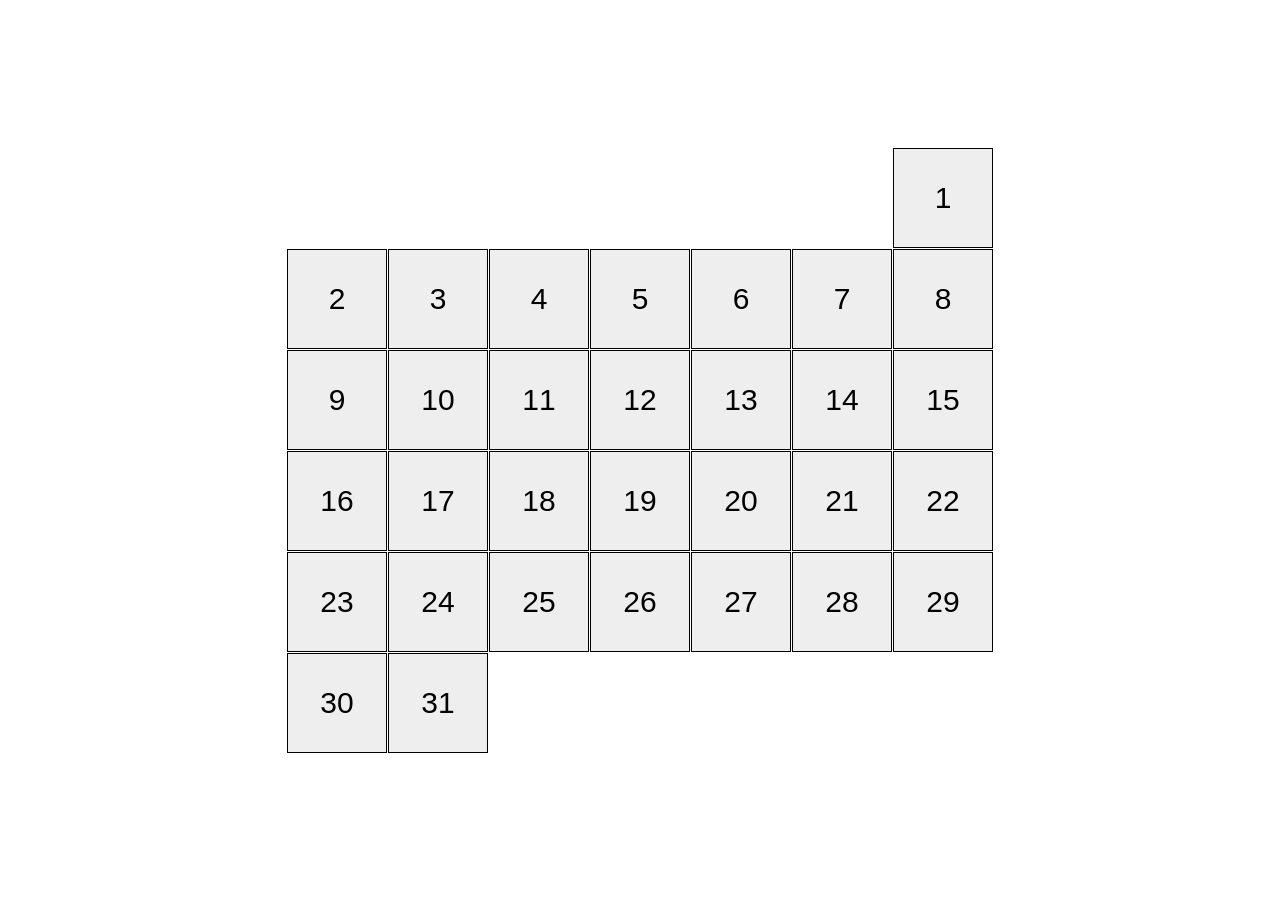
<file: index.html>
<!doctype html><html lang="en"><head><meta charset="utf-8"><meta name="viewport" content="width=device-width, initial-scale=1.0"><title>Calendar</title><link rel="stylesheet" href="index.00bf8834.css"></head><body> <div class="calendar calendar--month-length-31 calendar--start-day-sun"> <div class="calendar__day"></div> <div class="calendar__day"></div> <div class="calendar__day"></div> <div class="calendar__day"></div> <div class="calendar__day"></div> <div class="calendar__day"></div> <div class="calendar__day"></div> <div class="calendar__day"></div> <div class="calendar__day"></div> <div class="calendar__day"></div> <div class="calendar__day"></div> <div class="calendar__day"></div> <div class="calendar__day"></div> <div class="calendar__day"></div> <div class="calendar__day"></div> <div class="calendar__day"></div> <div class="calendar__day"></div> <div class="calendar__day"></div> <div class="calendar__day"></div> <div class="calendar__day"></div> <div class="calendar__day"></div> <div class="calendar__day"></div> <div class="calendar__day"></div> <div class="calendar__day"></div> <div class="calendar__day"></div> <div class="calendar__day"></div> <div class="calendar__day"></div> <div class="calendar__day"></div> <div class="calendar__day"></div> <div class="calendar__day"></div> <div class="calendar__day"></div> </div> </body></html>
</file>
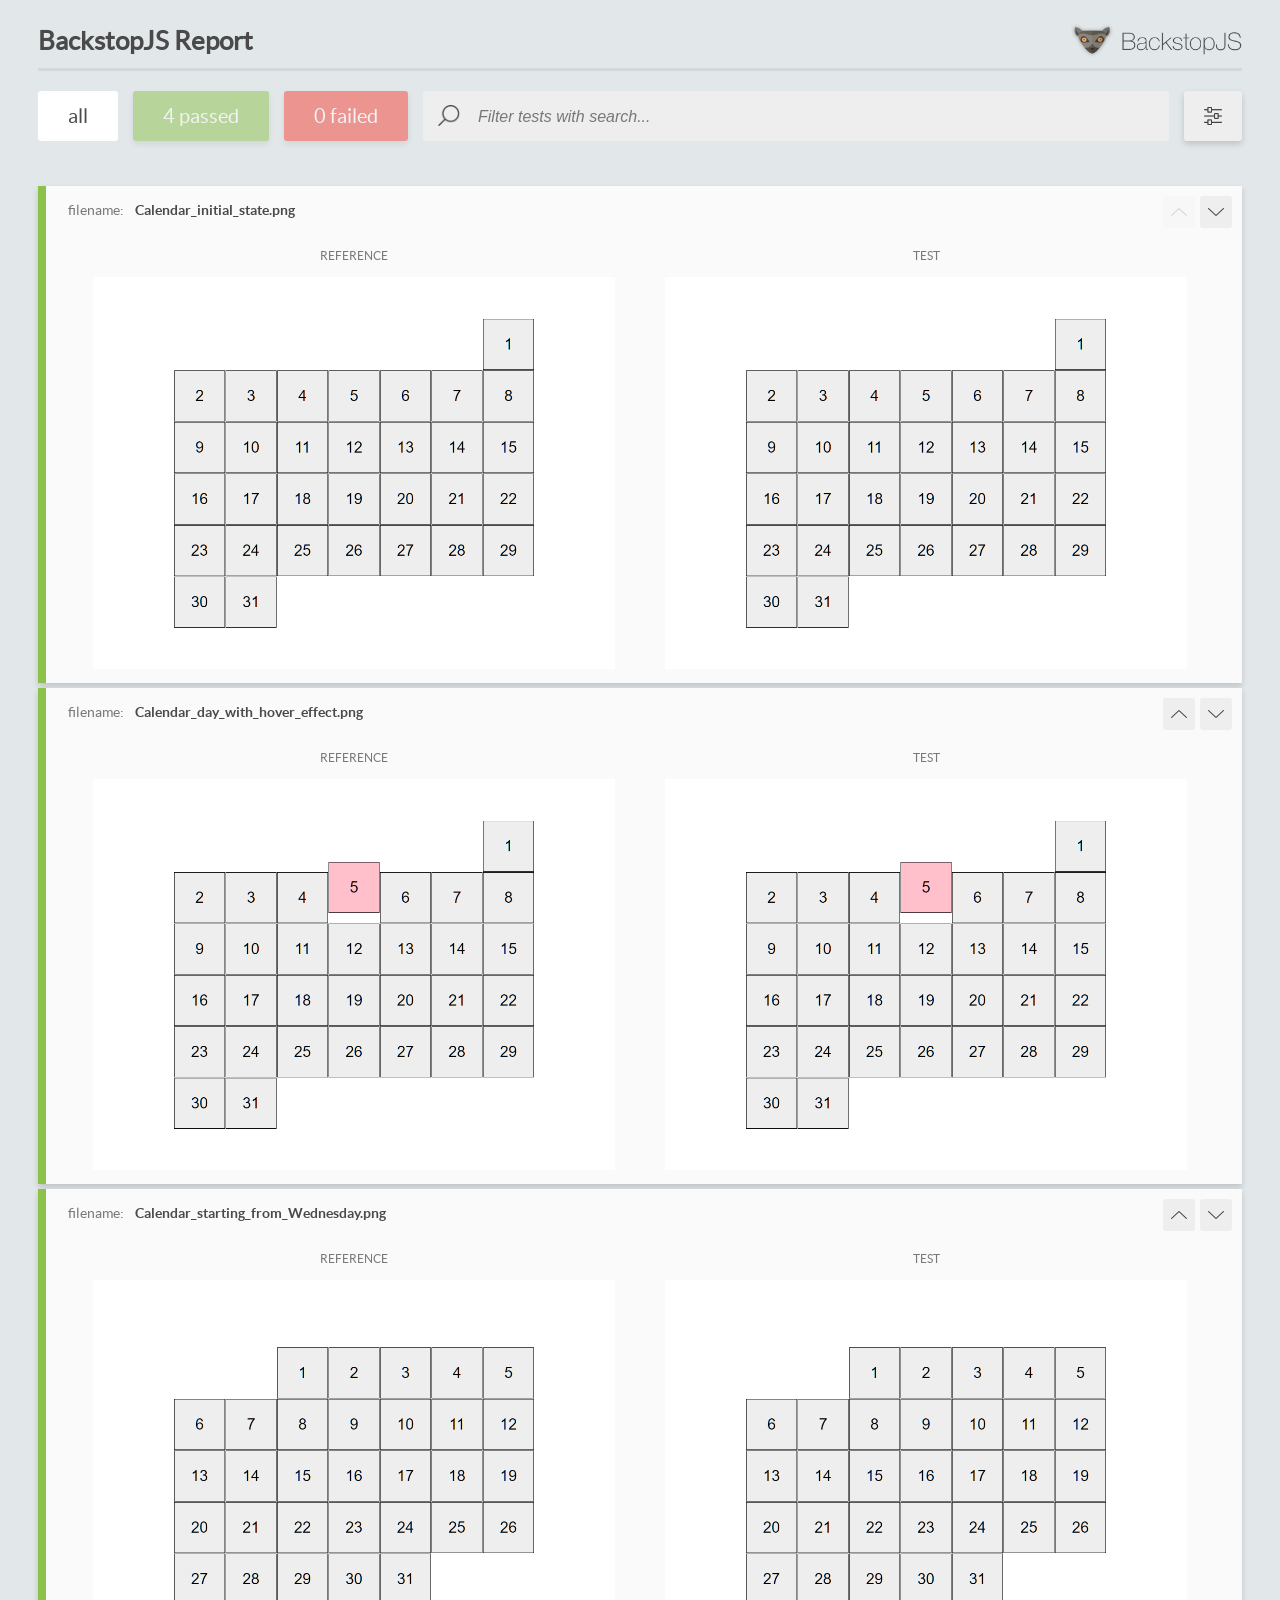
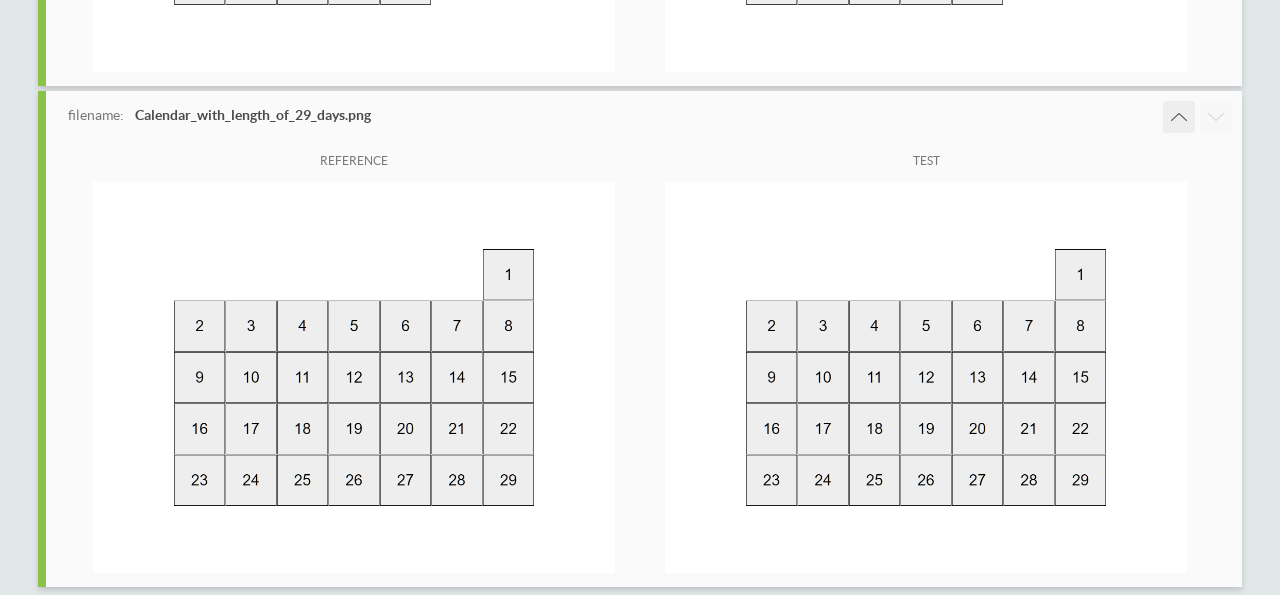
<file: report/html_report/index.html>
<!DOCTYPE html>
<html>
  <head>
    <meta charset="utf-8">
    <!-- Disable Cache -->
    <meta http-equiv="Cache-Control" content="no-cache, no-store, must-revalidate">
    <meta http-equiv="Pragma" content="no-cache">
    <meta http-equiv="Expires" content="0">

    <title>BackstopJS Report</title>

    <style>
      @font-face {
          font-family: 'latoregular';
          src: url('./assets/fonts/lato-regular-webfont.woff2') format('woff2'),
              url('./assets/fonts/lato-regular-webfont.woff') format('woff');
          font-weight: 400;
          font-style: normal;
      }
      @font-face {
          font-family: 'latobold';
          src: url('./assets/fonts/lato-bold-webfont.woff2') format('woff2'),
              url('./assets/fonts/lato-bold-webfont.woff') format('woff');
          font-weight: 700;
          font-style: normal;
      }

      .ReactModal__Body--open {
          overflow: hidden;
      }
      .ReactModal__Body--open .header {
        display: none;
      }

    </style>
  </head>
  <body style="background-color: #E2E7EA">
    <div id="root">

    </div>
    <script>
      function report (report) { // eslint-disable-line no-unused-vars
        window.tests = report;
      }
    </script>
    <script src="config.js"></script>
    <script src="index_bundle.js"></script>
  </body>
</html>
</file>
<file: index.00bf8834.css>
.calendar{box-sizing:border-box;flex-wrap:wrap;gap:1px;width:716px;padding:5px;display:flex}.calendar__day{box-sizing:border-box;background-color:#eee;border:1px solid #000;width:100px;height:100px;transition:all .5s;position:relative}.calendar__day:before{content:"";font-family:Arial,Helvetica,sans-serif;font-size:30px;position:absolute;top:50%;left:50%;transform:translate(-50%,-50%)}.calendar__day:hover{cursor:pointer;background-color:#ffbfcb;transform:translateY(-20px)}.calendar__day:first-child:before{content:"1"}.calendar__day:nth-child(2):before{content:"2"}.calendar__day:nth-child(3):before{content:"3"}.calendar__day:nth-child(4):before{content:"4"}.calendar__day:nth-child(5):before{content:"5"}.calendar__day:nth-child(6):before{content:"6"}.calendar__day:nth-child(7):before{content:"7"}.calendar__day:nth-child(8):before{content:"8"}.calendar__day:nth-child(9):before{content:"9"}.calendar__day:nth-child(10):before{content:"10"}.calendar__day:nth-child(11):before{content:"11"}.calendar__day:nth-child(12):before{content:"12"}.calendar__day:nth-child(13):before{content:"13"}.calendar__day:nth-child(14):before{content:"14"}.calendar__day:nth-child(15):before{content:"15"}.calendar__day:nth-child(16):before{content:"16"}.calendar__day:nth-child(17):before{content:"17"}.calendar__day:nth-child(18):before{content:"18"}.calendar__day:nth-child(19):before{content:"19"}.calendar__day:nth-child(20):before{content:"20"}.calendar__day:nth-child(21):before{content:"21"}.calendar__day:nth-child(22):before{content:"22"}.calendar__day:nth-child(23):before{content:"23"}.calendar__day:nth-child(24):before{content:"24"}.calendar__day:nth-child(25):before{content:"25"}.calendar__day:nth-child(26):before{content:"26"}.calendar__day:nth-child(27):before{content:"27"}.calendar__day:nth-child(28):before{content:"28"}.calendar__day:nth-child(29):before{content:"29"}.calendar__day:nth-child(30):before{content:"30"}.calendar__day:nth-child(31):before{content:"31"}.calendar--start-day-mon .calendar__day:first-child{margin-left:0}.calendar--start-day-tue .calendar__day:first-child{margin-left:101px}.calendar--start-day-wed .calendar__day:first-child{margin-left:202px}.calendar--start-day-thu .calendar__day:first-child{margin-left:303px}.calendar--start-day-fri .calendar__day:first-child{margin-left:404px}.calendar--start-day-sat .calendar__day:first-child{margin-left:505px}.calendar--start-day-sun .calendar__day:first-child{margin-left:606px}.calendar--month-length-28 .calendar__day:nth-child(n+29),.calendar--month-length-29 .calendar__day:nth-child(n+30),.calendar--month-length-30 .calendar__day:nth-child(n+31),.calendar--month-length-31 .calendar__day:nth-child(n+32){display:none}body{justify-content:center;align-items:center;min-height:100vh;margin:0;display:flex}
/*# sourceMappingURL=index.00bf8834.css.map */
</file>
